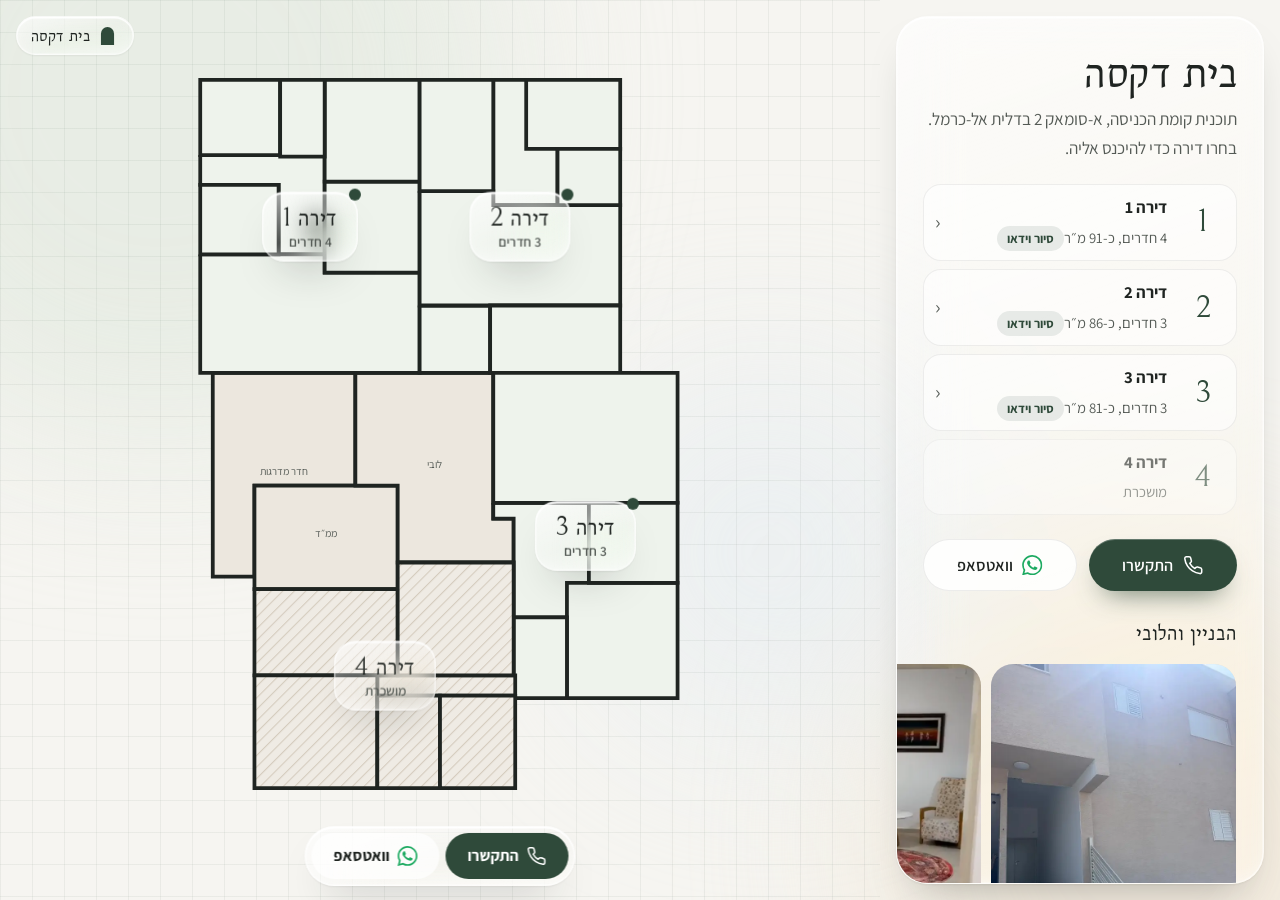
<file: index.html>
<!doctype html>
<html lang="he" dir="rtl">
<head>
<meta charset="utf-8">
<meta name="viewport" content="width=device-width, initial-scale=1, viewport-fit=cover">
<title>תוכנית הדירות | בית דקסה</title>
<meta name="description" content="תוכנית קומת הכניסה של בית דקסה, א-סומאק 2 דלית אל-כרמל. בחרו דירה וסיירו בחדרים שלה.">
<meta property="og:title" content="תוכנית הדירות | בית דקסה">
<meta property="og:description" content="בחרו דירה בתוכנית וסיירו בחדרים שלה.">
<meta property="og:image" content="https://arzdaksa.github.io/dakse-apartments/assets/img/living-1.webp">
<meta property="og:url" content="https://arzdaksa.github.io/dakse-apartments/">
<meta name="theme-color" content="#F6F5F1">
<link rel="icon" href="data:image/svg+xml,%3Csvg xmlns='http://www.w3.org/2000/svg' viewBox='0 0 32 40'%3E%3Cpath d='M2 40V16a14 14 0 0 1 28 0v24z' fill='%232F4A3A'/%3E%3C/svg%3E">
<link rel="preconnect" href="https://fonts.googleapis.com">
<link rel="preconnect" href="https://fonts.gstatic.com" crossorigin>
<link rel="stylesheet" href="https://fonts.googleapis.com/css2?family=Assistant:wght@300;400;600;700&family=Bellefair&display=swap">
<link rel="stylesheet" href="style.css?v=dev">
<link rel="stylesheet" href="plan/plan.css?v=dev">
</head>
<body class="plan-app">

<svg width="0" height="0" style="position:absolute" aria-hidden="true">
  <symbol id="i-phone" viewBox="0 0 24 24"><path fill="none" stroke="currentColor" stroke-width="1.8" stroke-linecap="round" stroke-linejoin="round" d="M22 16.9v3a2 2 0 0 1-2.2 2 19.8 19.8 0 0 1-8.6-3.1 19.5 19.5 0 0 1-6-6A19.8 19.8 0 0 1 2.1 4.2 2 2 0 0 1 4.1 2h3a2 2 0 0 1 2 1.7c.1 1 .4 1.9.7 2.8a2 2 0 0 1-.5 2.1L8 9.9a16 16 0 0 0 6 6l1.3-1.3a2 2 0 0 1 2.1-.4c.9.3 1.8.6 2.8.7a2 2 0 0 1 1.7 2z"/></symbol>
  <symbol id="i-wa" viewBox="0 0 24 24"><path fill="currentColor" d="M17.47 14.38c-.3-.15-1.76-.87-2.03-.97-.27-.1-.47-.15-.67.15-.2.3-.77.97-.94 1.16-.17.2-.35.22-.64.08-.3-.15-1.26-.47-2.39-1.48-.88-.79-1.48-1.76-1.65-2.06-.17-.3-.02-.46.13-.6.13-.14.3-.35.45-.52.15-.18.2-.3.3-.5.1-.2.05-.37-.03-.52-.07-.15-.67-1.61-.92-2.2-.24-.58-.49-.5-.67-.51h-.57c-.2 0-.52.07-.8.37-.27.3-1.03 1.02-1.03 2.48 0 1.46 1.06 2.88 1.21 3.07.15.2 2.1 3.2 5.08 4.49.71.3 1.26.49 1.7.63.71.22 1.36.19 1.87.12.57-.09 1.76-.72 2-1.42.25-.7.25-1.29.18-1.41-.08-.13-.27-.2-.57-.35zM12.05 21.8h-.01a9.87 9.87 0 0 1-5.03-1.38l-.36-.22-3.74.99 1-3.65-.24-.37a9.86 9.86 0 0 1-1.51-5.26c0-5.45 4.44-9.88 9.89-9.88 2.64 0 5.12 1.03 6.99 2.9a9.83 9.83 0 0 1 2.89 7c0 5.45-4.44 9.88-9.88 9.88zm8.41-18.3A11.82 11.82 0 0 0 12.05 0C5.5 0 .16 5.34.16 11.89c0 2.1.55 4.14 1.59 5.95L.06 24l6.3-1.65a11.88 11.88 0 0 0 5.69 1.45h.01c6.55 0 11.89-5.34 11.89-11.9 0-3.17-1.24-6.16-3.49-8.4z"/></symbol>
</svg>

<div class="ambient" aria-hidden="true"><i></i><i></i><i></i></div>

<main class="stage" aria-label="תוכנית קומת הכניסה">
  <a class="stage__brand glass" href="./" aria-label="בית דקסה, כל הבניין">
    <svg viewBox="0 0 32 40" aria-hidden="true"><path d="M2 40V16a14 14 0 0 1 28 0v24z"/></svg>
    <span>בית דקסה</span>
  </a>
  <button class="zoom-out glass" type="button" aria-label="התרחקות, חזרה לכל הבניין">
    <svg viewBox="0 0 24 24" aria-hidden="true"><circle cx="10.5" cy="10.5" r="6.5"/><path d="M7.5 10.5h6M15.5 15.5 21 21"/></svg>
    <span>כל הבניין</span>
  </button>
  <svg id="plan" role="group" aria-label="תוכנית הקומה"></svg>
  <div class="chips" aria-hidden="false"></div>
</main>

<p class="sr-live" aria-live="polite"></p>

<aside class="panel glass" aria-label="פרטים">
  <button class="panel__grab" type="button" aria-label="הרחבת החלונית"><span></span></button>
  <div class="panel__body"></div>
</aside>

<div class="peek glass" aria-hidden="true"><img alt=""><div><b></b><span></span></div></div>

<nav class="dock glass" aria-label="יצירת קשר">
  <a href="tel:+972522791267" class="dock__btn dock__btn--call"><svg><use href="#i-phone"/></svg><span>התקשרו</span></a>
  <a href="https://wa.me/972522791267" target="_blank" rel="noopener" class="dock__btn dock__btn--wa"><svg><use href="#i-wa"/></svg><span>וואטסאפ</span></a>
</nav>

<dialog class="lightbox" aria-label="תצוגה מוגדלת">
  <img alt="">
  <span class="lb-count glass" dir="ltr" aria-live="polite"></span>
  <video playsinline controls hidden></video>
  <button type="button" class="lb-btn lb-close glass" aria-label="סגירה">✕</button>
  <button type="button" class="lb-btn lb-prev glass" aria-label="התמונה הקודמת">›</button>
  <button type="button" class="lb-btn lb-next glass" aria-label="התמונה הבאה">‹</button>
</dialog>

<script src="https://cdn.jsdelivr.net/npm/gsap@3.12.5/dist/gsap.min.js"></script>
<script src="plan/data.js?v=dev"></script>
<script src="plan/plan.js?v=dev"></script>
<script src="glass.js?v=dev"></script>
</body>
</html>
</file>
<file: style.css>
:root {
  --chalk: #F6F5F1;      /* page: sun-bleached plaster */
  --limestone: #E6E0D4;  /* Carmel stone */
  --tile: #A39B8E;       /* the floor tiles */
  --pine: #2F4A3A;       /* Carmel pine, the one accent */
  --ink: #1F2421;
  --ink-soft: #545A55;
  --wa: #1DAA61;
  --display: "Bellefair", "Times New Roman", serif;
  --body: "Assistant", system-ui, sans-serif;
  --arch: 999px 999px 26px 26px;
  --gutter: clamp(16px, 5vw, 88px);
}

*, *::before, *::after { box-sizing: border-box; }
html { -webkit-text-size-adjust: 100%; overflow-x: clip; }
body {
  margin: 0;
  background: var(--chalk);
  color: var(--ink);
  font: 400 1.075rem/1.65 var(--body);
  overflow-x: clip;
}
img, video, iframe { display: block; max-width: 100%; }
a { color: inherit; }
h1, h2, h3, p { margin: 0; }
:focus-visible { outline: 2px solid var(--pine); outline-offset: 3px; }

.display {
  font-family: var(--display);
  font-weight: 400;
  line-height: .98;
  letter-spacing: -.01em;
}

/* ambient light the glass can bend */
.ambient { position: fixed; inset: 0; z-index: -1; pointer-events: none; overflow: hidden; }
.ambient i { position: absolute; border-radius: 50%; filter: blur(90px); opacity: .55; }
.ambient i:nth-child(1) { width: 55vmax; height: 55vmax; background: #DCE6DA; top: -20vmax; left: -15vmax; }
.ambient i:nth-child(2) { width: 45vmax; height: 45vmax; background: #EFE3CF; bottom: -18vmax; right: -12vmax; }
.ambient i:nth-child(3) { width: 30vmax; height: 30vmax; background: #E4ECF2; top: 40%; left: 45%; }

/* ---------- liquid glass ---------- */
.glass {
  background:
    linear-gradient(160deg, rgba(255,255,255,.66), rgba(255,255,255,.2) 55%, rgba(255,255,255,.38));
  -webkit-backdrop-filter: blur(18px) saturate(175%);
  backdrop-filter: blur(18px) saturate(175%);
  border: 1px solid rgba(255,255,255,.6);
  box-shadow:
    inset 0 1.5px 1px rgba(255,255,255,.95),
    inset 0 -10px 18px -12px rgba(255,255,255,.7),
    inset 0 0 0 .5px rgba(255,255,255,.5),
    0 1px 2px rgba(31,36,33,.06),
    0 22px 44px -22px rgba(31,36,33,.35);
}

.arch { border-radius: var(--arch); overflow: hidden; background: var(--limestone); }
.arch img, .arch video, .room__second img { width: 100%; height: 100%; object-fit: cover; }

/* ---------- buttons ---------- */
.cta-row { display: flex; flex-wrap: wrap; gap: 12px; margin-top: 32px; }
.cta-row--center { justify-content: center; }
.btn {
  display: inline-flex; align-items: center; gap: .6em;
  padding: .95em 1.5em; border-radius: 999px;
  font: 600 1.02rem/1 var(--body); text-decoration: none;
  transition: transform .25s cubic-bezier(.3,1.6,.5,1);
}
.btn:hover { transform: scale(1.04); }
.btn:active { transform: scale(.97); }
.btn svg { width: 1.25em; height: 1.25em; flex: none; }
.btn--solid {
  background: var(--pine); color: #fff;
  box-shadow: inset 0 1px 0 rgba(255,255,255,.25), 0 14px 28px -14px rgba(47,74,58,.8);
}
.btn--glass { color: var(--ink); }
.wa { color: var(--wa); }

/* ---------- brand ---------- */
.brand { position: fixed; top: calc(14px + env(safe-area-inset-top)); right: var(--gutter); z-index: 40; }
.brand__mark {
  display: flex; align-items: center; gap: 10px;
  padding: 9px 18px 9px 14px; border-radius: 999px;
  font: 1.2rem/1 var(--display); text-decoration: none;
}
.brand__mark svg { width: 15px; height: 19px; fill: var(--pine); }

/* ---------- sections ---------- */
main > section { padding: clamp(88px, 12vw, 168px) var(--gutter); position: relative; }
.section-head { max-width: 680px; margin: 0 auto 48px; text-align: center; }
.section-head h2 { font-size: clamp(2.6rem, 6vw, 4.6rem); }
.section-head p { color: var(--ink-soft); margin-top: 14px; }

/* hero */
.hero {
  min-height: 100svh;
  display: grid; align-content: center; gap: 36px;
  padding-top: 96px; padding-bottom: 72px;
}
.hero__media { position: relative; justify-self: center; }
.hero__arch { height: min(58svh, 640px); aspect-ratio: 3 / 4; }
.hero__arch img { transform-origin: 50% 70%; }
.hero__chip {
  position: absolute; bottom: 28px; left: 50%; translate: -50% 0;
  padding: 10px 20px; border-radius: 999px; white-space: nowrap;
  font-weight: 600; font-size: .98rem;
}
.hero h1 { font-size: clamp(3.3rem, 8.4vw, 7.6rem); }
.hero .line { display: inline-block; }
.lead { font-size: 1.18rem; color: var(--ink-soft); max-width: 34ch; margin-top: 22px; }
.scroll-cue {
  display: none; position: absolute; bottom: 28px; left: 50%; translate: -50% 0;
  font-size: .9rem; color: var(--ink-soft); text-decoration: none; text-align: center;
}
.scroll-cue span { display: block; width: 1px; height: 38px; margin: 8px auto 0; background: linear-gradient(var(--ink-soft), transparent); }
@media (min-width: 900px) {
  .hero { grid-template-columns: 1.1fr .9fr; align-items: center; gap: 5vw; }
  .hero__text { order: -1; }
  .hero__arch { height: min(78svh, 820px); }
  .scroll-cue { display: block; }
}

/* arrival */
.arrival { padding: 0; }
.arrival__stage { position: relative; height: 100svh; overflow: hidden; }
.arrival__img { position: absolute; inset: 0; }
.arrival__img img { width: 100%; height: 100%; object-fit: cover; object-position: 50% 60%; }
.arrival__card {
  position: absolute; bottom: calc(96px + env(safe-area-inset-bottom)); right: var(--gutter); left: var(--gutter);
  max-width: 460px; padding: 28px 30px; border-radius: 30px;
}
.arrival__card h2 { font-size: clamp(2.6rem, 5vw, 4rem); }
.arrival__card p { margin-top: 12px; }

/* journey: the pinned horizontal walk */
.journey { padding: 0; height: 100svh; display: flex; flex-direction: column; overflow: hidden; }
.journey__head { padding: 88px var(--gutter) 0; display: flex; flex-wrap: wrap; align-items: baseline; gap: 6px 24px; }
.journey__head h2 { font-size: clamp(2.4rem, 5.5vw, 4.4rem); }
.journey__head p { color: var(--ink-soft); }
.journey__viewport { flex: 1; min-height: 0; overflow-x: auto; scroll-snap-type: x mandatory; }
.motion .journey__viewport { overflow: hidden; }
.journey__track { display: flex; height: 100%; width: max-content; }
.room {
  flex: none; width: 100vw; height: 100%; scroll-snap-align: start;
  position: relative; padding: 20px var(--gutter) 36px;
  display: grid; grid-template-rows: 1fr auto; gap: 18px;
}
.room__main { height: 100%; max-height: 52svh; aspect-ratio: 3 / 4; justify-self: start; }
.room__second {
  position: absolute; left: var(--gutter); top: 18%;
  width: 34vw; max-width: 260px; aspect-ratio: 3 / 4;
  border-radius: 20px; overflow: hidden; border: 5px solid #fff;
  box-shadow: 0 30px 50px -28px rgba(31,36,33,.5);
}
.room__count { display: inline-block; padding: 5px 14px; border-radius: 999px; font-size: .9rem; font-weight: 600; }
.room__text h3 { font-size: clamp(2.4rem, 5vw, 4.2rem); margin-top: 10px; }
.room__text p { color: var(--ink-soft); max-width: 36ch; margin-top: 8px; }
@media (min-width: 900px) {
  .room {
    width: 86vw; grid-template-rows: minmax(0, 1fr); grid-template-columns: auto auto 1fr;
    align-items: end; gap: 3.5vw; padding-bottom: 48px; padding-inline-end: 12vw;
  }
  .room__main { max-height: none; }
  .room__second { position: static; align-self: start; width: 18vw; max-width: 280px; margin-top: 2vh; }
  .room__text { padding-bottom: 4vh; }
}
.journey__progress { height: 2px; margin: 0 var(--gutter) 24px; background: rgba(31,36,33,.1); }
.journey__progress span { display: block; height: 100%; background: var(--pine); transform-origin: right; transform: scaleX(0); }

/* video tour */
.tour { display: grid; gap: 40px; justify-items: center; text-align: center; }
.tour::before {
  content: ""; position: absolute; z-index: -1; inset: 25% 10%;
  background: radial-gradient(closest-side, rgba(47,74,58,.22), transparent), radial-gradient(closest-side at 70% 60%, rgba(214,190,150,.45), transparent);
  filter: blur(40px);
}
.tour__text h2 { font-size: clamp(2.6rem, 6vw, 4.6rem); }
.tour__text p { color: var(--ink-soft); max-width: 36ch; margin: 14px auto 0; }
.phone { position: relative; width: min(80vw, 340px); aspect-ratio: 9 / 16; padding: 10px; border-radius: 48px; }
.phone video { width: 100%; height: 100%; object-fit: cover; border-radius: 38px; background: var(--limestone); cursor: pointer; }
.sound {
  position: absolute; top: 26px; left: 50%; translate: -50% 0;
  display: flex; align-items: center; gap: 8px; padding: 12px 20px; border-radius: 999px;
  font: 600 1rem/1 var(--body); color: var(--ink); cursor: pointer; white-space: nowrap;
}
.sound svg { width: 20px; height: 20px; }
@media (min-width: 900px) {
  .tour { grid-template-columns: 1fr auto; text-align: start; justify-items: start; align-items: center; gap: 8vw; padding-inline: 12vw; }
  .tour__text p { margin-inline: 0; }
  .phone { width: 360px; }
}

/* features: glass over the sunlit room */
.features { min-height: 100svh; display: flex; align-items: center; }
.features__img { position: absolute; inset: 0; z-index: -1; overflow: hidden; }
.features__img img { width: 100%; height: 100%; object-fit: cover; }
.features__panel { width: 100%; max-width: 560px; padding: 36px 30px; border-radius: 36px; }
.features__panel h2 { font-size: clamp(2.4rem, 5vw, 3.8rem); margin-bottom: 18px; }
.features ul { list-style: none; margin: 0; padding: 0; }
.features li { display: flex; gap: 18px; align-items: flex-start; padding: 16px 0; border-top: 1px solid rgba(31,36,33,.1); }
.features li svg { width: 30px; height: 30px; flex: none; color: var(--pine); margin-top: 2px; }
.features h3 { font: 700 1.12rem/1.3 var(--body); }
.features li p { color: var(--ink-soft); font-size: 1rem; }

/* gallery */
.gallery__grid { display: grid; grid-template-columns: repeat(2, 1fr); gap: 10px; grid-auto-flow: dense; max-width: 1280px; margin: 0 auto; }
.gallery__grid button { all: unset; cursor: zoom-in; border-radius: 18px; overflow: hidden; aspect-ratio: 3 / 4; background: var(--limestone); }
.gallery__grid button:focus-visible { outline: 2px solid var(--pine); outline-offset: 3px; }
.gallery__grid img { width: 100%; height: 100%; object-fit: cover; transition: transform .6s cubic-bezier(.2,.8,.2,1); }
.gallery__grid button:hover img { transform: scale(1.05); }
@media (min-width: 900px) {
  .gallery__grid { grid-template-columns: repeat(4, 1fr); gap: 14px; }
  .gallery__grid button:nth-child(7n+1) { grid-column: span 2; grid-row: span 2; }
}

/* lightbox */
.lightbox { border: 0; padding: 0; background: transparent; width: 100vw; height: 100svh; max-width: none; max-height: none; }
.lightbox::backdrop { background: rgba(246,245,241,.72); -webkit-backdrop-filter: blur(26px) saturate(160%); backdrop-filter: blur(26px) saturate(160%); }
.lightbox[open] { display: grid; place-items: center; }
.lightbox img { max-width: calc(100vw - 32px); max-height: 84svh; border-radius: 24px; box-shadow: 0 40px 80px -30px rgba(31,36,33,.5); }
.lb-btn { position: fixed; width: 52px; height: 52px; border-radius: 50%; font-size: 1.6rem; line-height: 1; color: var(--ink); cursor: pointer; display: grid; place-items: center; }
.lb-close { top: 18px; left: 18px; font-size: 1.1rem; }
.lb-prev { right: 18px; top: 50%; translate: 0 -50%; }
.lb-next { left: 18px; top: 50%; translate: 0 -50%; }
@media (max-width: 700px) { .lb-prev, .lb-next { top: auto; bottom: 24px; translate: none; } }

/* location */
.map { max-width: 1100px; margin: 0 auto; padding: 10px; border-radius: 34px; }
.map iframe { width: 100%; height: clamp(320px, 50svh, 480px); border: 0; border-radius: 26px; }

/* final */
.final { display: grid; justify-items: center; padding-bottom: 140px; }
.final__arch { width: min(88vw, 520px); aspect-ratio: 3 / 4; }
.final__card { width: min(92vw, 640px); margin-top: -34%; padding: 36px 28px; border-radius: 34px; text-align: center; position: relative; }
.final__card h2 { font-size: clamp(2.6rem, 6vw, 4.4rem); }
.final__card p { color: var(--ink-soft); margin-top: 12px; }
@media (min-width: 900px) { .final__card { margin-top: -200px; } }

.footer { text-align: center; padding: 0 16px calc(120px + env(safe-area-inset-bottom)); color: var(--ink-soft); font-size: .95rem; }
.footer p:first-child { font: 1.5rem var(--display); color: var(--ink); }

/* contact dock */
.dock {
  position: fixed; z-index: 50; left: 50%; bottom: calc(14px + env(safe-area-inset-bottom));
  translate: -50% 0; display: flex; gap: 6px; padding: 6px; border-radius: 999px;
  transition: transform .6s cubic-bezier(.3,1.4,.5,1), opacity .4s;
}
.js .dock:not(.is-shown) { transform: translateY(150%); opacity: 0; }
.dock__btn {
  display: flex; align-items: center; gap: 8px; padding: 13px 22px; border-radius: 999px;
  font: 700 1rem/1 var(--body); text-decoration: none; white-space: nowrap;
}
.dock__btn svg { width: 20px; height: 20px; }
.dock__btn--call { background: var(--pine); color: #fff; }
.dock__btn--wa { background: rgba(255,255,255,.7); color: var(--ink); }
.dock__btn--wa svg { color: var(--wa); }

@media (prefers-reduced-motion: reduce) {
  *, *::before, *::after { transition: none !important; animation: none !important; }
}

/* tour picker */
.tours { display: flex; gap: 10px; margin-top: 28px; justify-content: center; flex-wrap: wrap; }
.tours__btn {
  all: unset; cursor: pointer; display: grid; gap: 6px; justify-items: center;
  font-size: .9rem; font-weight: 600; color: var(--ink-soft);
}
.tours__btn img {
  width: 64px; aspect-ratio: 9 / 16; object-fit: cover; border-radius: 14px;
  border: 2px solid transparent; transition: border-color .2s, transform .25s;
}
.tours__btn:hover img { transform: translateY(-3px); }
.tours__btn[aria-pressed="true"] { color: var(--pine); }
.tours__btn[aria-pressed="true"] img { border-color: var(--pine); }
.tours__btn:focus-visible img { outline: 2px solid var(--pine); outline-offset: 3px; }
@media (min-width: 900px) { .tours { justify-content: flex-start; } }

/* phone fixes: name badge scrolls away, pinned journey leaves room for the dock */
@media (max-width: 899px) {
  .brand { position: absolute; }
  .hero { padding-top: 76px; gap: 28px; padding-bottom: calc(96px + env(safe-area-inset-bottom)); }
  .hero__arch { height: min(50svh, 560px); }
  .journey { padding-bottom: calc(80px + env(safe-area-inset-bottom)); }
  .journey__head { padding-top: 28px; }
  .journey__progress { margin-bottom: 12px; }
  .room { padding-bottom: 16px; gap: 12px; }
  .room__text p { font-size: 1rem; line-height: 1.5; }
}

.journey__head .plan-link { margin-inline-start: auto; padding: .7em 1.2em; font-size: .95rem; }
</file>
<file: plan/plan.css>
/* Blueprint explorer. Tokens, .glass, .btn, .dock and .lightbox come from ../style.css */
.plan-app {
  --paper: #FFFFFF;
  --shared: #ECE7DE;
  --free: #EEF3EC;
  --free-hover: #DCE8D8;
  --room-hover: #CADDC5;
  --room-sel: #A9C7A3;
  --panel-w: 400px;
  --sheet-peek: 44svh;
  height: 100svh;
  overflow: hidden;
  touch-action: manipulation;
}

/* ---------- stage: the drawing ---------- */
.stage {
  position: fixed; inset: 0; inset-inline-start: var(--panel-w);
  /* faint drafting grid behind the plan */
  background-image:
    linear-gradient(rgba(47,74,58,.06) 1px, transparent 1px),
    linear-gradient(90deg, rgba(47,74,58,.06) 1px, transparent 1px);
  background-size: 32px 32px;
  touch-action: none; /* the plan has its own zoom; no accidental page pinch-zoom */
}
#plan { width: 100%; height: 100%; display: block; padding: 72px 32px 104px; }
.stage__brand {
  position: absolute; top: 16px; inset-inline-end: 16px; z-index: 2;
  display: flex; align-items: center; gap: 10px; padding: 9px 18px 9px 14px;
  border-radius: 999px; font: 1.2rem/1 var(--display); text-decoration: none;
}
.stage__brand svg { width: 15px; height: 19px; fill: var(--pine); }

/* svg drawing */
#plan path { fill: var(--paper); stroke: var(--ink); stroke-width: 12; stroke-linejoin: miter; transition: fill .25s, opacity .5s; }
#plan .shared path { fill: var(--shared); }
#plan .apt.available path { fill: var(--free); cursor: pointer; }
#plan:not(.is-apt) .apt.available:hover path,
#plan:not(.is-apt) .apt.available:focus-visible path { fill: var(--free-hover); }
#plan .apt.rented path { fill: url(#hatch); }
#plan .apt { outline: none; transition: opacity .5s; }
#plan.is-apt .apt:not(.on) { opacity: .28; }
#plan.is-apt .apt.rented:not(.on) { pointer-events: none; }
#plan.is-apt .apt.available:not(.on):hover { opacity: .55; }
#plan.is-apt .apt.on path { fill: var(--paper); }
#plan.is-apt .apt.on .room:not(.hall) { cursor: pointer; }
#plan.is-apt .apt.on .room:not(.hall):hover,
#plan.is-apt .apt.on .room:focus-visible { fill: var(--room-hover); outline: none; }
#plan.is-apt .apt.on .room.hl { fill: var(--room-hover); }
#plan.is-apt .apt.on .room.sel { fill: var(--room-sel); }
#plan .apt.on .hall { fill: #F7F5F0; }
#plan text { font-family: var(--body); fill: var(--ink); text-anchor: middle; pointer-events: none; direction: rtl; }
#plan .shared text { font-size: 34px; fill: var(--ink-soft); }
#plan .room-label { font-size: 30px; font-weight: 700; opacity: 0; transition: opacity .4s; }
#plan .room-label tspan + tspan { font-weight: 400; font-size: 24px; fill: var(--ink-soft); }
#plan.is-apt .apt.on .room-label { opacity: 1; }
#plan .rented-label { font: 44px var(--display); fill: var(--ink-soft); }
#plan.is-apt .rented-label { opacity: 0; }

/* the walls draw themselves once on load */
#plan.draw path { stroke-dasharray: 1; stroke-dashoffset: 1; fill-opacity: 0; animation: draw 1.8s cubic-bezier(.6,0,.2,1) forwards, fill .8s 1.2s forwards; }
@keyframes draw { to { stroke-dashoffset: 0; } }
@keyframes fill { to { fill-opacity: 1; } }

/* zoom-out: always reachable while inside an apartment */
.zoom-out {
  position: absolute; top: 16px; inset-inline-start: 16px; z-index: 3;
  display: flex; align-items: center; gap: 8px; padding: 10px 18px 10px 16px; border-radius: 999px;
  font: 600 1rem/1 var(--body); color: var(--ink); cursor: pointer;
  opacity: 0; scale: .85; pointer-events: none; transition: opacity .3s, scale .35s cubic-bezier(.3,1.5,.5,1);
}
.zoom-out svg { width: 22px; height: 22px; fill: none; stroke: currentColor; stroke-width: 2; stroke-linecap: round; }
.is-apt-view .zoom-out { opacity: 1; scale: 1; pointer-events: auto; }
.zoom-out:focus-visible { outline: 2px solid var(--pine); outline-offset: 3px; }

/* apartment chips over the building view */
.chips { position: absolute; inset: 0; pointer-events: none; }
.chip {
  position: absolute; left: 0; top: 0; translate: -50% -50%; pointer-events: auto; /* JS moves it with transform */
  display: grid; justify-items: center; gap: 2px; padding: 12px 20px 10px; border-radius: 22px;
  color: var(--ink); font: 600 .85rem/1.2 var(--body); cursor: pointer; white-space: nowrap;
  transition: opacity .35s, scale .35s cubic-bezier(.3,1.5,.5,1);
}
.chip b { font: 400 1.7rem/1 var(--display); }
.chip b i { font-style: normal; }
.chip span { color: var(--ink-soft); }
.chip:hover { scale: 1.06; }
.chip--rented { cursor: default; opacity: .9; }
.chip--rented:hover { scale: 1; }
.chip:not(.chip--rented)::after {
  content: ""; position: absolute; top: -4px; inset-inline-start: -4px; width: 12px; height: 12px;
  border-radius: 50%; background: var(--pine); box-shadow: 0 0 0 0 rgba(47,74,58,.5);
  animation: pulse 2.4s ease-out infinite;
}
@keyframes pulse { 70% { box-shadow: 0 0 0 12px rgba(47,74,58,0); } 100% { box-shadow: 0 0 0 0 rgba(47,74,58,0); } }
.is-apt-view .chip { opacity: 0; scale: .8; pointer-events: none; }

/* ---------- panel (side on desktop, bottom sheet on phones) ---------- */
.panel {
  position: fixed; top: 16px; bottom: 16px; inset-inline-start: 16px; z-index: 5;
  width: calc(var(--panel-w) - 32px); border-radius: 32px;
  display: flex; flex-direction: column; overflow: hidden;
}
.panel__grab { display: none; }
.panel__body { overflow-y: auto; overscroll-behavior: contain; padding: 30px 26px 110px; flex: 1; }
.panel h1 { font-size: clamp(2.4rem, 5vw, 3.2rem); }
.panel .muted { color: var(--ink-soft); margin-top: 8px; }
.panel .back {
  all: unset; cursor: pointer; display: inline-flex; align-items: center; gap: 6px;
  padding: 7px 14px; margin-bottom: 18px; border-radius: 999px; font-weight: 600; font-size: .95rem;
  background: rgba(255,255,255,.6); box-shadow: inset 0 0 0 1px rgba(31,36,33,.1);
}
.panel .back::before { content: "›"; font-size: 1.3em; line-height: 1; }
.panel .back:focus-visible { outline: 2px solid var(--pine); outline-offset: 2px; }

.list { list-style: none; margin: 22px 0 0; padding: 0; display: grid; gap: 8px; }
.list button {
  all: unset; box-sizing: border-box; width: 100%; cursor: pointer;
  display: grid; grid-template-columns: auto 1fr auto; align-items: center; gap: 14px;
  padding: 10px 12px; border-radius: 18px; background: rgba(255,255,255,.55);
  box-shadow: inset 0 0 0 1px rgba(31,36,33,.07); transition: background .2s;
}
.list button:hover, .list button.hl { background: rgba(255,255,255,.95); }
.list button:focus-visible { outline: 2px solid var(--pine); outline-offset: 2px; }
.list button[disabled] { cursor: default; opacity: .6; }
.list .num { font: 2rem/1 var(--display); width: 44px; text-align: center; color: var(--pine); }
.list img { width: 52px; height: 52px; border-radius: 12px; object-fit: cover; background: var(--limestone); }
.list .ph { width: 52px; height: 52px; border-radius: 12px; background: var(--limestone); }
.list strong { display: block; font-size: 1.05rem; }
.list small { color: var(--ink-soft); font-size: .92rem; }
.list .go { color: var(--ink-soft); font-size: 1.3rem; }

.facts { display: flex; flex-wrap: wrap; gap: 8px; margin-top: 14px; }
.facts span { padding: 6px 12px; border-radius: 999px; background: rgba(255,255,255,.6); font-size: .92rem; font-weight: 600; box-shadow: inset 0 0 0 1px rgba(31,36,33,.07); }

.strip { display: flex; gap: 10px; overflow-x: auto; scroll-snap-type: x mandatory; margin: 18px -26px 0; padding: 0 26px 6px; scrollbar-width: none; }
.strip::-webkit-scrollbar { display: none; }
.strip button { all: unset; cursor: zoom-in; flex: 0 0 78%; scroll-snap-align: center; aspect-ratio: 3 / 4; border-radius: 22px; overflow: hidden; background: var(--limestone); }
.strip button:only-child { flex-basis: 100%; }
.strip button:focus-visible { outline: 2px solid var(--pine); outline-offset: 2px; }
.strip img { width: 100%; height: 100%; object-fit: cover; }
.empty { margin-top: 18px; padding: 26px 22px; border-radius: 22px; background: rgba(255,255,255,.55); color: var(--ink-soft); text-align: center; }

.panel .cta-row { margin-top: 24px; }
.panel .cta-row .btn { flex: 1 1 auto; justify-content: center; }
.panel .link { display: inline-block; margin-top: 18px; color: var(--pine); font-weight: 600; }
.panel .sub { font: 1.55rem/1.1 var(--display); margin-top: 28px; }
/* video walkthrough cards */
.vcards { display: grid; gap: 10px; margin-top: 18px; }
.vcard {
  all: unset; box-sizing: border-box; cursor: pointer; display: flex; align-items: center; gap: 16px;
  padding: 10px; border-radius: 22px; background: var(--pine); color: #fff;
  box-shadow: inset 0 1px 0 rgba(255,255,255,.2), 0 16px 30px -18px rgba(47,74,58,.9);
  transition: transform .25s cubic-bezier(.3,1.6,.5,1);
}
.vcard:hover { transform: scale(1.02); }
.vcard:active { transform: scale(.98); }
.vcard:focus-visible { outline: 2px solid var(--pine); outline-offset: 3px; }
.vcard__poster { position: relative; flex: none; width: 64px; aspect-ratio: 9 / 16; border-radius: 14px; overflow: hidden; background: rgba(255,255,255,.2); }
.vcard__poster img { width: 100%; height: 100%; object-fit: cover; }
.vcard strong { display: block; font-size: 1.1rem; }
.vcard small { opacity: .8; font-size: .92rem; }
.play {
  position: absolute; inset: 0; margin: auto; width: 34px; height: 34px; border-radius: 50%;
  background: rgba(255,255,255,.75); -webkit-backdrop-filter: blur(8px); backdrop-filter: blur(8px);
  box-shadow: inset 0 1px 1px #fff, 0 6px 14px -6px rgba(31,36,33,.6);
}
.play::after { content: ""; position: absolute; inset: 0; margin: auto; translate: 2px 0; width: 0; height: 0; border-block: 7px solid transparent; border-inline-end: 11px solid var(--ink); }
.badge { display: inline-block; margin-top: 4px; padding: 2px 10px; border-radius: 999px; font-style: normal; font-size: .8rem; font-weight: 700; color: var(--pine); background: rgba(47,74,58,.1); }

.lb-count { position: fixed; top: 22px; left: 50%; translate: -50% 0; padding: 6px 14px; border-radius: 999px; font-weight: 600; font-size: .95rem; }
.lb-count:empty { display: none; }
.sr-live { position: absolute; width: 1px; height: 1px; overflow: hidden; clip-path: inset(50%); white-space: nowrap; }

/* dock sits under the plan on desktop */
.plan-app .dock { left: calc((100% - var(--panel-w)) / 2); }

/* hover preview (desktop) */
.peek {
  position: fixed; z-index: 20; left: 0; top: 0; width: 220px; padding: 8px; border-radius: 22px;
  pointer-events: none; opacity: 0; scale: .9; transition: opacity .2s, scale .2s;
}
.peek.on { opacity: 1; scale: 1; }
.peek img { width: 100%; aspect-ratio: 4 / 3; object-fit: cover; border-radius: 15px; background: var(--limestone); }
.peek img[hidden] { display: none; }
.peek div { padding: 8px 6px 2px; display: flex; justify-content: space-between; gap: 8px; }
.peek span { color: var(--ink-soft); }

.lightbox [hidden] { display: none !important; }
.panel .btn--glass { background: rgba(255,255,255,.85); box-shadow: inset 0 0 0 1px rgba(31,36,33,.08); }
.lightbox video { max-width: calc(100vw - 32px); max-height: 84svh; border-radius: 24px; }

/* ---------- phones ---------- */
@media (max-width: 899px) {
  .plan-app { --panel-w: 0px; }
  .stage { inset: 0; bottom: calc(var(--sheet-peek) - 28px); transition: bottom .45s cubic-bezier(.2,.9,.2,1); }
  #plan { padding: 64px 12px 40px; }
  .stage__brand { top: calc(12px + env(safe-area-inset-top)); inset-inline-end: 12px; font-size: 1.05rem; padding: 8px 16px 8px 12px; }
  /* compact numbered chips; details are in the list below */
  .zoom-out { top: calc(12px + env(safe-area-inset-top)); inset-inline-start: 12px; padding: 9px 14px; }
  .chip { width: 46px; height: 46px; padding: 0; border-radius: 50%; place-content: center; }
  .chip b { font-size: 1.6rem; }
  .chip b i, .chip span { display: none; }
  .chip--rented { opacity: .75; }

  .panel {
    top: auto; bottom: 0; inset-inline: 0; width: auto;
    height: var(--sheet-h, var(--sheet-peek)); border-radius: 30px 30px 0 0;
    transition: height .45s cubic-bezier(.2,.9,.2,1);
    /* cheaper glass on phones: the plan animates underneath, so a lighter blur keeps the zoom smooth */
    background: rgba(250,249,246,.9); -webkit-backdrop-filter: blur(10px) saturate(150%); backdrop-filter: blur(10px) saturate(150%);
  }
  .panel.dragging { transition: none; }
  body:not(.is-apt-view) { --sheet-peek: 36svh; }
  .plan-app.is-room { --sheet-peek: 56svh; } /* stage shrinks with the sheet, so the chosen room stays in view */
  .panel__grab { all: unset; display: grid; place-items: center; height: 32px; flex: none; cursor: grab; touch-action: none; }
  .panel__grab span { width: 44px; height: 5px; border-radius: 3px; background: rgba(31,36,33,.25); }
  .panel__body { padding: 4px 18px calc(100px + env(safe-area-inset-bottom)); }
  .panel h1 { font-size: 2.3rem; }
  .strip { margin-inline: -18px; padding-inline: 18px; }
  .strip button { flex-basis: 62%; }
  .panel .cta-row { display: none; } /* the dock carries the contact buttons on phones */

  .peek { display: none; }
}

@media (prefers-reduced-motion: reduce) {
  #plan.draw path { animation: none; stroke-dasharray: none; fill-opacity: 1; }
  .chip::after { animation: none; }
}
</file>
